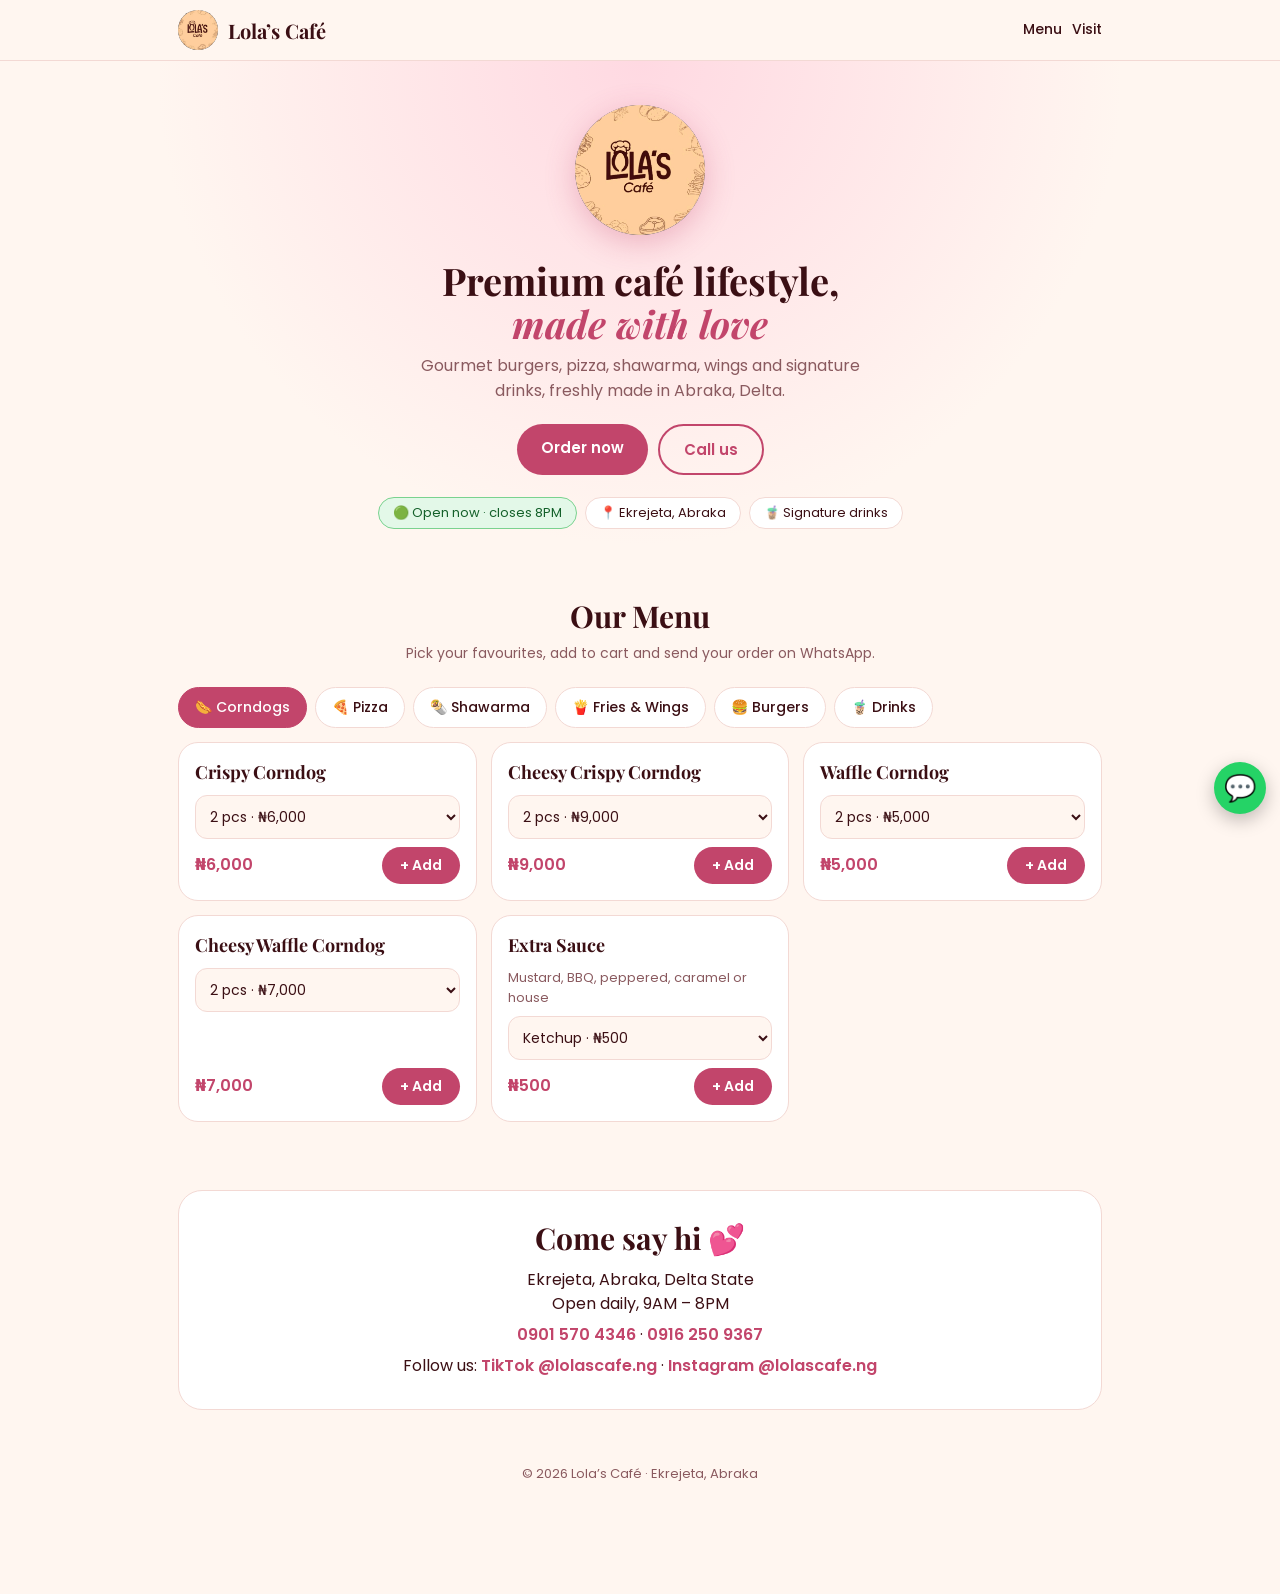
<file: index.html>
<!DOCTYPE html>
<html lang="en"><head><meta charset="utf-8">
<meta name="viewport" content="width=device-width, initial-scale=1, viewport-fit=cover">
<title>Lola’s Café | Premium Café Lifestyle, Abraka</title>
<link href="https://fonts.googleapis.com/css2?family=Playfair+Display:ital,wght@0,600;1,500&family=Poppins:wght@400;500;600&display=swap" rel="stylesheet">
<meta name="description" content="Lola’s Café in Ekrejeta, Abraka, Delta: gourmet burgers, pizza, shawarma, wings and signature drinks. Order on WhatsApp. Open 9AM–8PM.">
<meta name="theme-color" content="#c2456b">
<meta property="og:title" content="Lola’s Café | Premium Café Lifestyle">
<meta property="og:description" content="Burgers, pizza, shawarma, wings and signature drinks in Abraka. Order online on WhatsApp.">
<meta property="og:image" content="images/logo.png">
<link rel="icon" href="images/favicon.png">
<link rel="stylesheet" href="css/style.css"></head><body>
<header><div class="w nav"><img src="images/logo.png" alt="Lola’s Café logo"><b>Lola’s Café</b><a href="#menu">Menu</a><a href="#visit">Visit</a></div></header>
<div class="hero w"><img src="images/logo.png" alt="Lola’s Café">
<h1>Premium café lifestyle,<br><i>made with love</i></h1>
<p>Gourmet burgers, pizza, shawarma, wings and signature drinks, freshly made in Abraka, Delta.</p>
<div class="btns"><a class="btn" href="#menu">Order now</a><a class="btn o" href="tel:+2349015704346">Call us</a></div>
<div class="pills"><span id="open">🕘 9AM – 8PM daily</span><span>📍 Ekrejeta, Abraka</span><span>🧋 Signature drinks</span></div></div>
<section id="menu"><div class="w"><h2>Our Menu</h2><p class="sub">Pick your favourites, add to cart and send your order on WhatsApp.</p>
<div class="tabs" id="tabs"></div><div class="grid" id="grid"></div></div></section>
<section id="visit"><div class="w"><div class="box"><h2>Come say hi 💕</h2>
<p>Ekrejeta, Abraka, Delta State<br>Open daily, 9AM – 8PM</p>
<p><a href="tel:+2349015704346">0901 570 4346</a> · <a href="tel:+2349162509367">0916 250 9367</a></p>
<p>Follow us: <a href="https://www.tiktok.com/@lolascafe.ng" target="_blank" rel="noopener">TikTok @lolascafe.ng</a> · <a href="https://www.instagram.com/lolascafe.ng" target="_blank" rel="noopener">Instagram @lolascafe.ng</a></p></div></div></section>
<footer>© 2026 Lola’s Café · Ekrejeta, Abraka</footer>
<a class="wa" id="wa" href="https://wa.me/2349015704346" target="_blank" rel="noopener" aria-label="Chat on WhatsApp">💬</a>
<button id="bar" onclick="op(1)"><span id="bc"></span><span id="bt"></span></button>
<div id="pan" onclick="if(event.target===this)op(0)"><div>
<h2 style="text-align:left;font-size:24px">Your order</h2><div id="cl"></div>
<div class="tot"><span>Total</span><span id="ct"></span></div>
<div class="sw"><label><input type="radio" name="m" value="Pickup" checked>Pickup</label><label><input type="radio" name="m" value="Delivery">Delivery</label></div>
<input id="nm" placeholder="Your name"><input id="ph" placeholder="Phone number" inputmode="tel"><textarea id="ad" rows="2" placeholder="Delivery address or notes"></textarea>
<div class="btns"><button class="btn" onclick="send()">Send order on WhatsApp</button></div>
<p class="sub" style="margin-top:10px">Delivery fee and payment are confirmed on WhatsApp.</p></div></div>
<script src="js/script.js"></script></body></html>
</file>
<file: css/style.css>
:root{--bg:#fff6f0;--card:#fff;--ink:#3b0f14;--mut:#8a5a5f;--rose:#c2456b;--blush:#ffd9e2;--peach:#ffd2a6;--line:#f3d9d4;box-sizing:border-box;padding-top:env(safe-area-inset-top,0px);padding-bottom:env(safe-area-inset-bottom,0px)}
@media (prefers-color-scheme:dark){:root:not([data-theme="light"]){--bg:#1f0b0f;--card:#2d1318;--ink:#ffeee6;--mut:#d0a4aa;--rose:#ff8fb0;--blush:#4a1d28;--peach:#ffd2a6;--line:#4a2229}}
:root[data-theme="dark"]{--bg:#1f0b0f;--card:#2d1318;--ink:#ffeee6;--mut:#d0a4aa;--rose:#ff8fb0;--blush:#4a1d28;--peach:#ffd2a6;--line:#4a2229}
*{box-sizing:border-box;margin:0}html{scroll-behavior:smooth;scroll-padding-top:70px}
body{background:var(--bg);color:var(--ink);font-family:Poppins,system-ui,sans-serif;line-height:1.55;padding-bottom:90px}
h1,h2,h3{font-family:'Playfair Display',Georgia,serif}
.w{max-width:960px;margin:auto;padding:0 18px}
header{position:sticky;top:0;z-index:5;background:var(--bg);border-bottom:1px solid var(--line)}
.nav{display:flex;align-items:center;gap:10px;height:60px}
.nav img{width:40px;height:40px;border-radius:50%}.nav b{font-family:'Playfair Display',serif;font-size:20px;flex:1}
.nav a{color:var(--ink);text-decoration:none;font-size:14px;font-weight:500}
.hero{text-align:center;padding:44px 0 30px;background:radial-gradient(circle at 50% 0,var(--blush),transparent 70%)}
.hero img{width:130px;height:130px;border-radius:50%;box-shadow:0 8px 30px rgba(194,69,107,.3)}
.hero h1{font-size:38px;line-height:1.15;margin:16px 0 8px}.hero h1 i{color:var(--rose)}
.hero p{color:var(--mut);max-width:460px;margin:auto}
.btns{display:flex;gap:10px;justify-content:center;flex-wrap:wrap;margin-top:20px}
.btn{border:0;border-radius:99px;padding:12px 24px;font:600 15px Poppins,sans-serif;cursor:pointer;text-decoration:none;display:inline-block;background:var(--rose);color:#fff}
.btn.o{background:transparent;color:var(--rose);border:2px solid var(--rose)}
.pills{display:flex;gap:8px;justify-content:center;flex-wrap:wrap;margin-top:22px;font-size:13px}
.pills span{background:var(--card);border:1px solid var(--line);border-radius:99px;padding:5px 14px}
section{padding:34px 0}h2{font-size:30px;text-align:center}.sub{text-align:center;color:var(--mut);margin:4px 0 18px;font-size:14px}
.tabs{display:flex;gap:8px;overflow-x:auto;padding:4px 0 14px;scrollbar-width:none}
.tabs button{flex:none;border:1px solid var(--line);background:var(--card);color:var(--ink);border-radius:99px;padding:9px 16px;font:500 14px Poppins,sans-serif;cursor:pointer}
.tabs button.on{background:var(--rose);color:#fff;border-color:var(--rose)}
.grid{display:grid;grid-template-columns:repeat(auto-fill,minmax(270px,1fr));gap:14px}
.it{background:var(--card);border:1px solid var(--line);border-radius:20px;padding:16px;display:flex;flex-direction:column;gap:8px}
.it h3{font-size:18px}.it p{color:var(--mut);font-size:13px}
.it select{width:100%;padding:10px;border-radius:12px;border:1px solid var(--line);background:var(--bg);color:var(--ink);font:14px Poppins,sans-serif}
.row{display:flex;align-items:center;justify-content:space-between;margin-top:auto}.pr{font-weight:600;color:var(--rose)}
.add{background:var(--rose);color:#fff;border:0;border-radius:99px;padding:8px 18px;font:600 14px Poppins,sans-serif;cursor:pointer}
.chips{display:flex;flex-wrap:wrap;gap:6px}.chips span{background:var(--blush);border-radius:99px;padding:3px 11px;font-size:12px}
.box{background:var(--card);border:1px solid var(--line);border-radius:24px;padding:24px;text-align:center}
.box p{margin:6px 0}.box a{color:var(--rose);font-weight:600;text-decoration:none}
.stats{display:flex;justify-content:center;gap:28px;margin:12px 0}.stats b{display:block;font:600 24px 'Playfair Display',serif;color:var(--rose)}.stats small{color:var(--mut)}
footer{text-align:center;color:var(--mut);font-size:13px;padding:20px 0}
#bar{position:fixed;left:12px;right:12px;bottom:calc(12px + env(safe-area-inset-bottom,0px));z-index:6;background:var(--rose);color:#fff;border:0;border-radius:99px;padding:14px 22px;font:600 15px Poppins,sans-serif;display:none;justify-content:space-between;cursor:pointer;max-width:600px;margin:auto}
#pan{position:fixed;inset:0;z-index:9;background:rgba(40,10,15,.6);display:none;align-items:flex-end;justify-content:center}
#pan>div{background:var(--bg);width:100%;max-width:600px;max-height:92%;overflow:auto;border-radius:24px 24px 0 0;padding:20px 18px calc(20px + env(safe-area-inset-bottom,0px))}
.ci{display:flex;align-items:center;gap:8px;padding:10px 0;border-bottom:1px solid var(--line);font-size:14px}.ci div{flex:1}.ci small{color:var(--mut);display:block}
.q button{width:28px;height:28px;border-radius:50%;border:1px solid var(--rose);background:none;color:var(--rose);font-size:16px;cursor:pointer}.q span{display:inline-block;min-width:22px;text-align:center}
#pan input,#pan textarea{width:100%;padding:11px;margin-top:8px;border-radius:12px;border:1px solid var(--line);background:var(--card);color:var(--ink);font:14px Poppins,sans-serif}
.tot{display:flex;justify-content:space-between;font-weight:600;font-size:17px;margin:14px 0 4px}
.sw{display:flex;gap:8px;margin-top:10px}.sw label{flex:1;text-align:center;border:1px solid var(--line);border-radius:12px;padding:9px;font-size:14px;cursor:pointer;background:var(--card)}.sw input{display:none;width:auto}.sw label:has(input:checked){background:var(--rose);color:#fff;border-color:var(--rose)}

.wa{position:fixed;right:14px;bottom:calc(86px + env(safe-area-inset-bottom,0px));z-index:5;width:52px;height:52px;border-radius:50%;background:#25d366;display:flex;align-items:center;justify-content:center;font-size:26px;text-decoration:none;box-shadow:0 6px 18px rgba(0,0,0,.25)}
#open.on{background:#e3f8e8;border-color:#7ad28f;color:#14602a}#open.off{background:var(--blush);color:var(--rose)}
</file>
